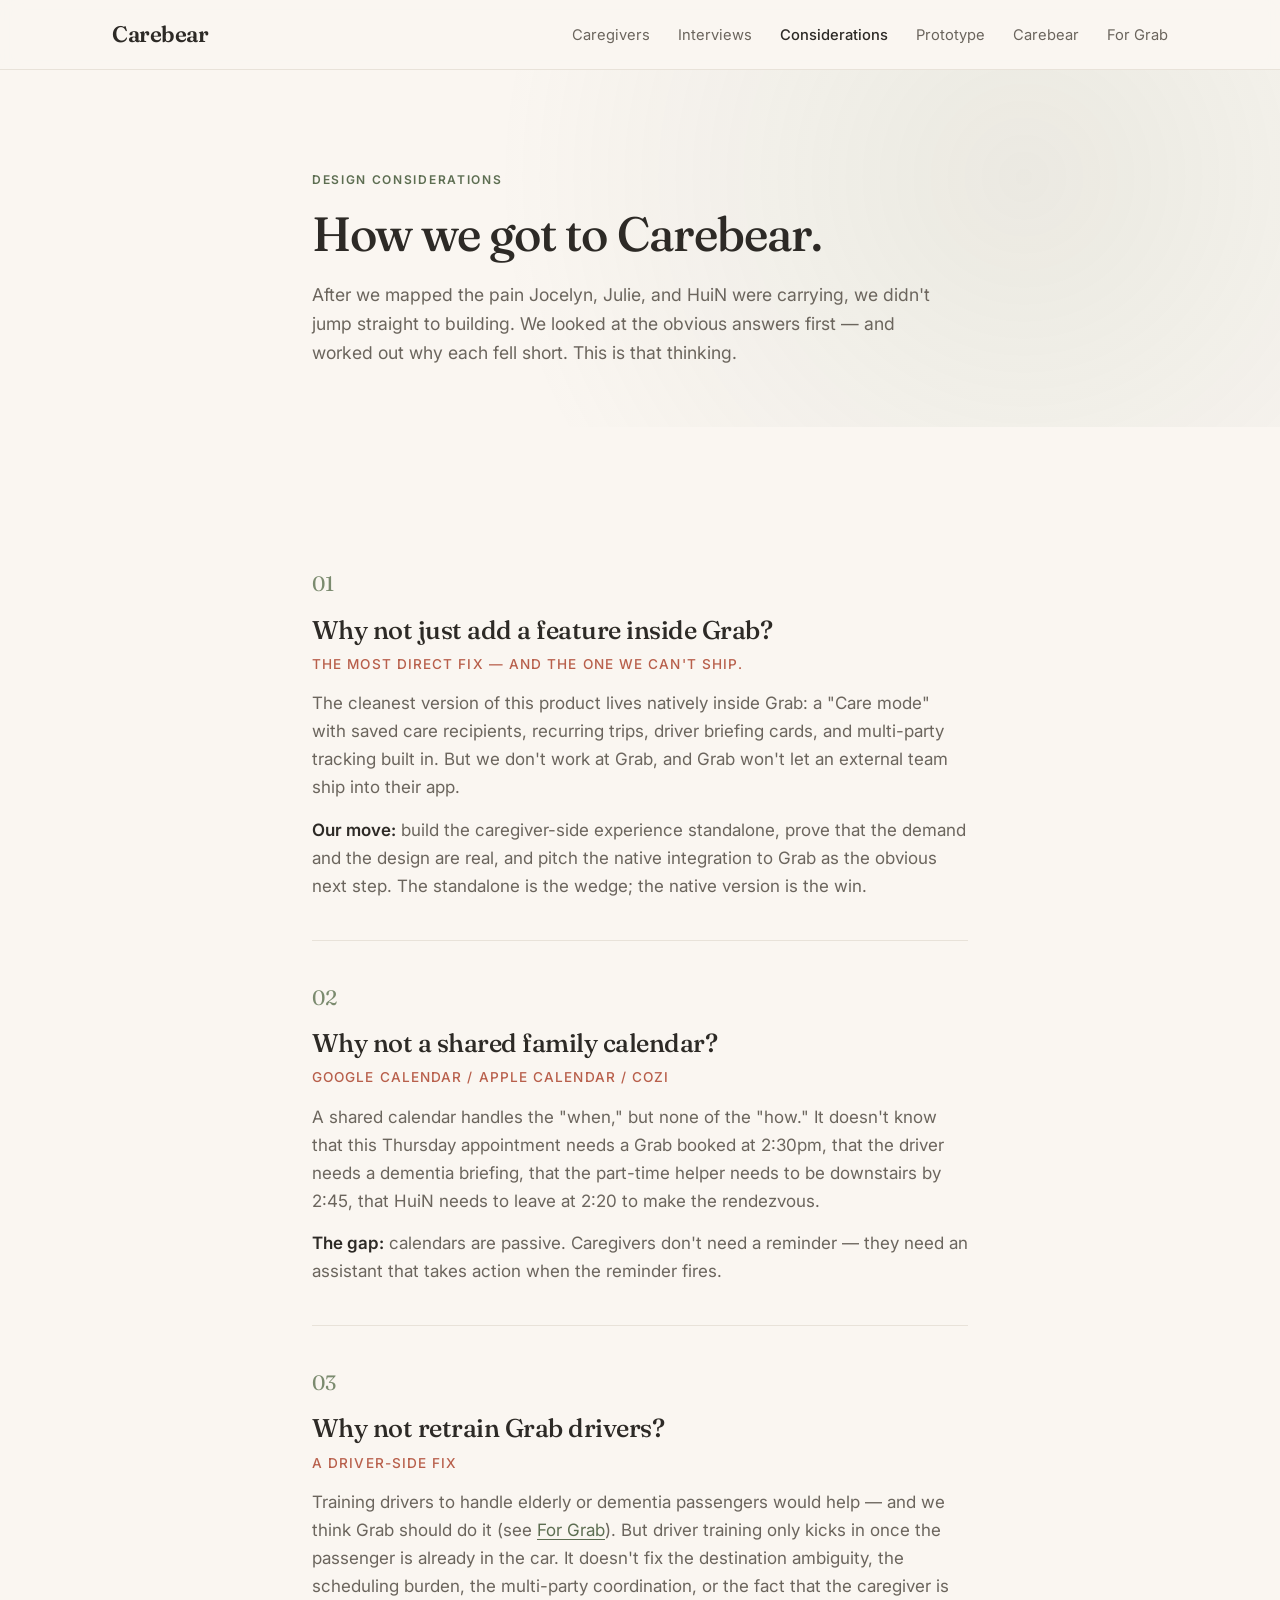
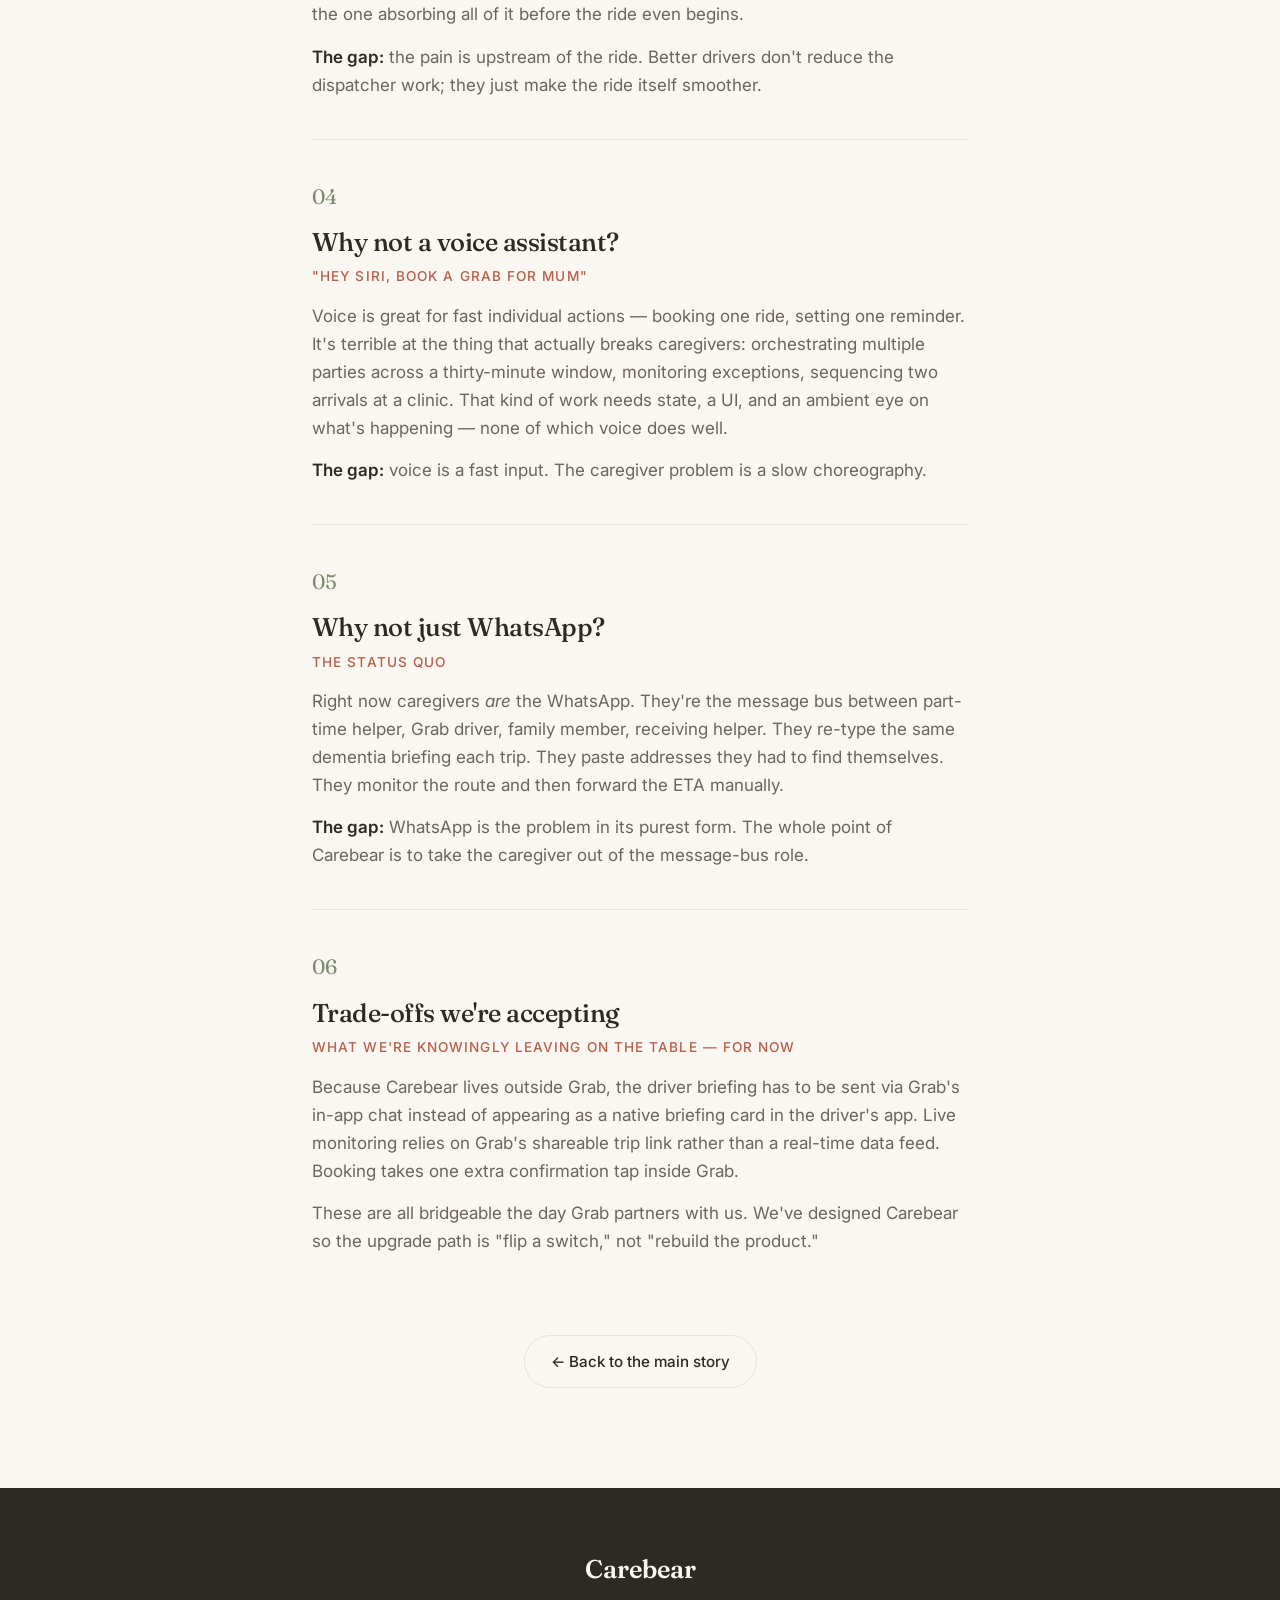
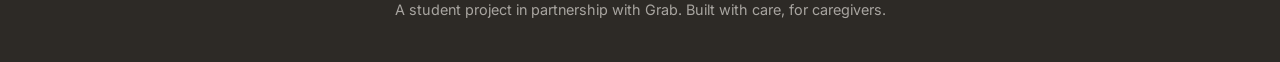
<file: considerations.html>
<!DOCTYPE html>
<html lang="en">
<head>
  <meta charset="UTF-8" />
  <meta name="viewport" content="width=device-width, initial-scale=1.0" />
  <title>Carebear — Considerations</title>
  <link rel="preconnect" href="https://fonts.googleapis.com">
  <link rel="preconnect" href="https://fonts.gstatic.com" crossorigin>
  <link href="https://fonts.googleapis.com/css2?family=Fraunces:opsz,wght@9..144,400;9..144,500;9..144,600&family=Inter:wght@400;500;600&display=swap" rel="stylesheet">
  <link rel="stylesheet" href="styles.css" />
</head>
<body>
  <nav class="nav">
    <div class="nav-inner">
      <a href="index.html" class="brand">Carebear</a>
      <ul class="nav-links">
        <li><a href="index.html#caregivers">Caregivers</a></li>
        <li><a href="interviews.html">Interviews</a></li>
        <li><a href="considerations.html" class="active">Considerations</a></li>
        <li><a href="prototype.html">Prototype</a></li>
        <li><a href="index.html#carebear">Carebear</a></li>
        <li><a href="index.html#grab">For Grab</a></li>
      </ul>
    </div>
  </nav>

  <header class="page-hero">
    <div class="container narrow">
      <p class="eyebrow">Design considerations</p>
      <h1 class="page-title">How we got to Carebear.</h1>
      <p class="page-sub">After we mapped the pain Jocelyn, Julie, and HuiN were carrying, we didn't jump straight to building. We looked at the obvious answers first — and worked out why each fell short. This is that thinking.</p>
    </div>
  </header>

  <section class="section">
    <div class="container narrow">

      <article class="consideration">
        <p class="consideration-num">01</p>
        <h2>Why not just add a feature inside Grab?</h2>
        <p class="consideration-tag">The most direct fix — and the one we can't ship.</p>
        <p>The cleanest version of this product lives natively inside Grab: a "Care mode" with saved care recipients, recurring trips, driver briefing cards, and multi-party tracking built in. But we don't work at Grab, and Grab won't let an external team ship into their app.</p>
        <p><strong>Our move:</strong> build the caregiver-side experience standalone, prove that the demand and the design are real, and pitch the native integration to Grab as the obvious next step. The standalone is the wedge; the native version is the win.</p>
      </article>

      <article class="consideration">
        <p class="consideration-num">02</p>
        <h2>Why not a shared family calendar?</h2>
        <p class="consideration-tag">Google Calendar / Apple Calendar / Cozi</p>
        <p>A shared calendar handles the "when," but none of the "how." It doesn't know that this Thursday appointment needs a Grab booked at 2:30pm, that the driver needs a dementia briefing, that the part-time helper needs to be downstairs by 2:45, that HuiN needs to leave at 2:20 to make the rendezvous.</p>
        <p><strong>The gap:</strong> calendars are passive. Caregivers don't need a reminder — they need an assistant that takes action when the reminder fires.</p>
      </article>

      <article class="consideration">
        <p class="consideration-num">03</p>
        <h2>Why not retrain Grab drivers?</h2>
        <p class="consideration-tag">A driver-side fix</p>
        <p>Training drivers to handle elderly or dementia passengers would help — and we think Grab should do it (see <a href="index.html#grab">For Grab</a>). But driver training only kicks in once the passenger is already in the car. It doesn't fix the destination ambiguity, the scheduling burden, the multi-party coordination, or the fact that the caregiver is the one absorbing all of it before the ride even begins.</p>
        <p><strong>The gap:</strong> the pain is upstream of the ride. Better drivers don't reduce the dispatcher work; they just make the ride itself smoother.</p>
      </article>

      <article class="consideration">
        <p class="consideration-num">04</p>
        <h2>Why not a voice assistant?</h2>
        <p class="consideration-tag">"Hey Siri, book a Grab for Mum"</p>
        <p>Voice is great for fast individual actions — booking one ride, setting one reminder. It's terrible at the thing that actually breaks caregivers: orchestrating multiple parties across a thirty-minute window, monitoring exceptions, sequencing two arrivals at a clinic. That kind of work needs state, a UI, and an ambient eye on what's happening — none of which voice does well.</p>
        <p><strong>The gap:</strong> voice is a fast input. The caregiver problem is a slow choreography.</p>
      </article>

      <article class="consideration">
        <p class="consideration-num">05</p>
        <h2>Why not just WhatsApp?</h2>
        <p class="consideration-tag">The status quo</p>
        <p>Right now caregivers <em>are</em> the WhatsApp. They're the message bus between part-time helper, Grab driver, family member, receiving helper. They re-type the same dementia briefing each trip. They paste addresses they had to find themselves. They monitor the route and then forward the ETA manually.</p>
        <p><strong>The gap:</strong> WhatsApp is the problem in its purest form. The whole point of Carebear is to take the caregiver out of the message-bus role.</p>
      </article>

      <article class="consideration">
        <p class="consideration-num">06</p>
        <h2>Trade-offs we're accepting</h2>
        <p class="consideration-tag">What we're knowingly leaving on the table — for now</p>
        <p>Because Carebear lives outside Grab, the driver briefing has to be sent via Grab's in-app chat instead of appearing as a native briefing card in the driver's app. Live monitoring relies on Grab's shareable trip link rather than a real-time data feed. Booking takes one extra confirmation tap inside Grab.</p>
        <p>These are all bridgeable the day Grab partners with us. We've designed Carebear so the upgrade path is "flip a switch," not "rebuild the product."</p>
      </article>

      <div class="back-link-wrap">
        <a href="index.html" class="btn btn-ghost">← Back to the main story</a>
      </div>

    </div>
  </section>

  <footer class="footer">
    <div class="container">
      <p class="brand-foot">Carebear</p>
      <p class="footer-meta">A student project in partnership with Grab. Built with care, for caregivers.</p>
    </div>
  </footer>
</body>
</html>
</file>
<file: styles.css>
/* ---------- Tokens ---------- */
:root {
  --bg: #FAF6F1;
  --bg-cream: #F3ECE0;
  --bg-sage: #E6EBE0;
  --bg-coral: #F7E4DC;
  --surface: #FFFFFF;
  --ink: #2D2A26;
  --ink-soft: #6B655D;
  --line: #E8E2D9;
  --accent-sage: #7B8B6F;
  --accent-sage-deep: #5D6E52;
  --accent-coral: #D97B66;
  --accent-coral-deep: #B85F4B;
  --radius-lg: 24px;
  --radius-md: 16px;
  --radius-sm: 10px;
  --shadow-soft: 0 4px 24px rgba(45, 42, 38, 0.06);
  --shadow-card: 0 8px 32px rgba(45, 42, 38, 0.08);
  --max-w: 1120px;
  --max-w-narrow: 720px;
}

/* ---------- Base ---------- */
* { box-sizing: border-box; margin: 0; padding: 0; }

html { scroll-behavior: smooth; }

body {
  font-family: 'Inter', -apple-system, BlinkMacSystemFont, sans-serif;
  background: var(--bg);
  color: var(--ink);
  font-size: 17px;
  line-height: 1.65;
  -webkit-font-smoothing: antialiased;
}

h1, h2, h3 {
  font-family: 'Fraunces', Georgia, serif;
  font-weight: 500;
  letter-spacing: -0.02em;
  line-height: 1.15;
  color: var(--ink);
}

h1 { font-size: clamp(2.2rem, 5vw, 3.6rem); }
h2 { font-size: clamp(1.8rem, 3.6vw, 2.6rem); margin-bottom: 1rem; }
h3 { font-size: 1.25rem; font-weight: 600; margin-bottom: 0.5rem; }

p { color: var(--ink-soft); }
p strong { color: var(--ink); font-weight: 600; }

a { color: inherit; text-decoration: none; }

.container {
  max-width: var(--max-w);
  margin: 0 auto;
  padding: 0 32px;
}
.container.narrow { max-width: var(--max-w-narrow); }
.centered { text-align: center; }

/* ---------- Eyebrow ---------- */
.eyebrow {
  text-transform: uppercase;
  letter-spacing: 0.14em;
  font-size: 0.75rem;
  font-weight: 600;
  color: var(--accent-sage-deep);
  margin-bottom: 1rem;
}
.eyebrow.centered { text-align: center; }

/* ---------- Nav ---------- */
.nav {
  position: sticky;
  top: 0;
  z-index: 50;
  background: rgba(250, 246, 241, 0.85);
  backdrop-filter: blur(10px);
  border-bottom: 1px solid var(--line);
}
.nav-inner {
  max-width: var(--max-w);
  margin: 0 auto;
  padding: 16px 32px;
  display: flex;
  align-items: center;
  justify-content: space-between;
}
.brand {
  font-family: 'Fraunces', serif;
  font-size: 1.4rem;
  font-weight: 600;
  color: var(--ink);
  letter-spacing: -0.02em;
}
.nav-links {
  display: flex;
  gap: 28px;
  list-style: none;
}
.nav-links a {
  font-size: 0.92rem;
  color: var(--ink-soft);
  transition: color 0.2s;
}
.nav-links a:hover { color: var(--ink); }

/* ---------- Hero ---------- */
.hero {
  padding: 120px 0 100px;
  background:
    radial-gradient(circle at 20% 20%, rgba(217, 123, 102, 0.10), transparent 50%),
    radial-gradient(circle at 85% 70%, rgba(123, 139, 111, 0.12), transparent 50%),
    var(--bg);
}
.hero .container { max-width: 880px; }
.hero-title {
  margin-bottom: 1.5rem;
  max-width: 18ch;
}
.hero-sub {
  font-size: 1.18rem;
  line-height: 1.6;
  max-width: 56ch;
  margin-bottom: 2.5rem;
}
.hero-cta {
  display: flex;
  gap: 14px;
  flex-wrap: wrap;
}

/* ---------- Buttons ---------- */
.btn {
  display: inline-flex;
  align-items: center;
  padding: 13px 26px;
  border-radius: 999px;
  font-weight: 500;
  font-size: 0.95rem;
  transition: all 0.2s;
  border: 1px solid transparent;
  cursor: pointer;
}
.btn-primary {
  background: var(--ink);
  color: var(--bg);
}
.btn-primary:hover {
  background: var(--accent-sage-deep);
  transform: translateY(-1px);
}
.btn-ghost {
  background: transparent;
  color: var(--ink);
  border-color: var(--line);
}
.btn-ghost:hover {
  background: var(--surface);
  border-color: var(--ink-soft);
}

/* ---------- Sections ---------- */
.section {
  padding: 100px 0;
}
.section-cream { background: var(--bg-cream); }
.section-sage { background: var(--bg-sage); }
.section-coral { background: var(--bg-coral); }

.lede {
  font-size: 1.15rem;
  line-height: 1.7;
  margin-bottom: 1.2rem;
}
.lede.centered {
  max-width: 60ch;
  margin: 0 auto 3rem;
}

/* ---------- Personas ---------- */
.persona-grid {
  display: grid;
  grid-template-columns: repeat(auto-fit, minmax(300px, 1fr));
  gap: 24px;
  margin: 56px 0 48px;
}
.persona {
  background: var(--surface);
  border-radius: var(--radius-lg);
  padding: 32px;
  box-shadow: var(--shadow-soft);
  transition: transform 0.3s, box-shadow 0.3s;
}
.persona:hover {
  transform: translateY(-4px);
  box-shadow: var(--shadow-card);
}
.persona-tag {
  display: inline-block;
  background: var(--bg-cream);
  color: var(--accent-coral-deep);
  padding: 4px 12px;
  border-radius: 999px;
  font-size: 0.78rem;
  font-weight: 600;
  letter-spacing: 0.05em;
  margin-bottom: 16px;
}
.persona h3 {
  font-family: 'Fraunces', serif;
  font-weight: 500;
  font-size: 1.35rem;
  margin-bottom: 14px;
}
.persona p { margin-bottom: 14px; font-size: 0.97rem; }
.persona-pain {
  margin-top: 16px !important;
  padding-top: 16px;
  border-top: 1px dashed var(--line);
  font-size: 0.92rem;
  color: var(--ink);
}

/* ---------- Insight card ---------- */
.insight-card {
  background: var(--surface);
  border-left: 4px solid var(--accent-coral);
  border-radius: var(--radius-md);
  padding: 32px 36px;
  margin-top: 24px;
  box-shadow: var(--shadow-soft);
}
.insight-text {
  font-family: 'Fraunces', serif;
  font-size: 1.3rem;
  line-height: 1.5;
  color: var(--ink);
}

/* ---------- How it works ---------- */
.how-grid {
  display: grid;
  grid-template-columns: repeat(auto-fit, minmax(240px, 1fr));
  gap: 24px;
  margin-top: 56px;
}
.how-item {
  background: var(--surface);
  border-radius: var(--radius-md);
  padding: 28px;
  box-shadow: var(--shadow-soft);
}
.how-num {
  font-family: 'Fraunces', serif;
  font-size: 1.4rem;
  color: var(--accent-sage);
  margin-bottom: 12px;
  font-weight: 500;
}
.how-item h3 { margin-bottom: 10px; font-size: 1.1rem; }
.how-item p { font-size: 0.95rem; }

/* ---------- Features ---------- */
.feature-grid {
  display: grid;
  grid-template-columns: repeat(auto-fit, minmax(280px, 1fr));
  gap: 20px;
  margin-top: 56px;
}
.feature {
  padding: 28px;
  background: var(--bg-cream);
  border-radius: var(--radius-md);
  transition: background 0.2s;
}
.feature:hover { background: var(--bg-sage); }
.feature h3 { font-family: 'Fraunces', serif; font-weight: 500; margin-bottom: 8px; }
.feature p { font-size: 0.95rem; }

/* ---------- Grab business case ---------- */
.biz-grid {
  display: grid;
  grid-template-columns: repeat(auto-fit, minmax(260px, 1fr));
  gap: 24px;
  margin: 56px 0 40px;
}
.biz-card {
  background: var(--surface);
  border-radius: var(--radius-md);
  padding: 32px;
  box-shadow: var(--shadow-soft);
}
.biz-card h3 {
  font-family: 'Fraunces', serif;
  font-weight: 500;
  font-size: 1.2rem;
  color: var(--accent-coral-deep);
  margin-bottom: 12px;
}
.biz-card p { font-size: 0.97rem; }

.pitch-line {
  text-align: center;
  margin-top: 32px;
  padding: 28px;
}
.pitch-line p {
  font-family: 'Fraunces', serif;
  font-size: 1.5rem;
  font-style: italic;
  color: var(--ink);
  max-width: 36ch;
  margin: 0 auto;
  line-height: 1.4;
}

/* ---------- Prototype placeholder ---------- */
.proto-placeholder {
  margin-top: 40px;
  border: 2px dashed var(--line);
  border-radius: var(--radius-lg);
  background: var(--bg-cream);
  aspect-ratio: 16/10;
  display: flex;
  align-items: center;
  justify-content: center;
  color: var(--ink-soft);
  font-size: 0.95rem;
  font-style: italic;
}

/* ---------- Footer ---------- */
.footer {
  background: var(--ink);
  color: var(--bg);
  padding: 60px 0 40px;
  text-align: center;
}
.brand-foot {
  font-family: 'Fraunces', serif;
  font-size: 1.6rem;
  font-weight: 600;
  color: var(--bg);
  margin-bottom: 8px;
}
.footer-meta {
  color: rgba(250, 246, 241, 0.6);
  font-size: 0.9rem;
}

/* ---------- Persona avatars & interview link ---------- */
.persona-avatar {
  width: 88px;
  height: 88px;
  border-radius: 999px;
  margin-bottom: 18px;
  background: var(--bg-cream);
  box-shadow: 0 2px 12px rgba(45, 42, 38, 0.06);
}
.persona-link {
  display: inline-block;
  margin-top: 18px;
  padding-top: 16px;
  font-size: 0.92rem;
  font-weight: 500;
  color: var(--accent-sage-deep);
  border-top: 1px solid var(--line);
  width: 100%;
  transition: color 0.2s;
}
.persona-link:hover { color: var(--ink); }

/* ---------- Stats ---------- */
.section-sage-soft {
  background: linear-gradient(180deg, var(--bg) 0%, var(--bg-sage) 100%);
}
.stats-grid {
  display: grid;
  grid-template-columns: repeat(auto-fit, minmax(220px, 1fr));
  gap: 24px;
  margin: 56px 0 24px;
}
.stat {
  background: var(--surface);
  border-radius: var(--radius-md);
  padding: 32px 28px;
  box-shadow: var(--shadow-soft);
  text-align: left;
}
.stat-num {
  font-family: 'Fraunces', serif;
  font-size: clamp(2.2rem, 4vw, 3rem);
  font-weight: 500;
  color: var(--accent-coral-deep);
  line-height: 1;
  margin-bottom: 14px;
  letter-spacing: -0.02em;
}
.stat-label {
  font-size: 0.97rem;
  color: var(--ink);
  margin-bottom: 14px;
  line-height: 1.55;
}
.stat-source {
  font-size: 0.78rem;
  text-transform: uppercase;
  letter-spacing: 0.08em;
  color: var(--ink-soft);
  font-weight: 500;
}
.stats-note {
  text-align: center;
  font-size: 0.85rem;
  font-style: italic;
  color: var(--ink-soft);
  margin-top: 8px;
}

/* ---------- Interviews ---------- */
.interview {
  padding: 56px 0;
  border-bottom: 1px solid var(--line);
}
.interview:last-of-type { border-bottom: none; }
.interview-head {
  display: flex;
  gap: 24px;
  align-items: flex-start;
  margin-bottom: 36px;
}
.interview-avatar {
  width: 96px;
  height: 96px;
  border-radius: 999px;
  flex-shrink: 0;
  box-shadow: 0 2px 12px rgba(45, 42, 38, 0.08);
}
.interview-head h2 {
  font-size: clamp(1.4rem, 2.5vw, 1.9rem);
  margin: 6px 0 8px;
  line-height: 1.3;
}
.interview-meta {
  font-size: 0.92rem;
  color: var(--ink-soft);
  font-style: italic;
}
.qa {
  margin-bottom: 28px;
  padding-left: 24px;
  border-left: 2px solid var(--bg-cream);
}
.qa .q {
  font-family: 'Fraunces', serif;
  font-size: 1.05rem;
  font-weight: 500;
  color: var(--accent-sage-deep);
  margin-bottom: 10px;
  font-style: italic;
}
.qa .a {
  font-size: 1.02rem;
  line-height: 1.7;
  color: var(--ink);
}

/* ---------- Callout (considerations link on home) ---------- */
.callout {
  display: flex;
  align-items: center;
  justify-content: space-between;
  gap: 32px;
  padding: 36px;
  background: var(--surface);
  border-radius: var(--radius-lg);
  border: 1px solid var(--line);
  box-shadow: var(--shadow-soft);
}
.callout-text { flex: 1; }
.callout-text h3 {
  font-family: 'Fraunces', serif;
  font-weight: 500;
  font-size: 1.4rem;
  margin-bottom: 10px;
}
.callout-text p { font-size: 0.97rem; }
.callout-btn { white-space: nowrap; }

/* ---------- Page hero (sub-pages) ---------- */
.page-hero {
  padding: 100px 0 60px;
  background:
    radial-gradient(circle at 80% 30%, rgba(123, 139, 111, 0.12), transparent 50%),
    var(--bg);
}
.page-title {
  font-size: clamp(2rem, 4vw, 3rem);
  margin-bottom: 1.2rem;
  max-width: 22ch;
}
.page-sub {
  font-size: 1.1rem;
  line-height: 1.65;
  max-width: 58ch;
}

/* ---------- Considerations list ---------- */
.consideration {
  padding: 40px 0;
  border-bottom: 1px solid var(--line);
}
.consideration:last-of-type { border-bottom: none; }
.consideration-num {
  font-family: 'Fraunces', serif;
  font-size: 1.3rem;
  color: var(--accent-sage);
  margin-bottom: 8px;
}
.consideration h2 {
  font-size: 1.6rem;
  margin-bottom: 8px;
}
.consideration-tag {
  font-size: 0.85rem;
  text-transform: uppercase;
  letter-spacing: 0.08em;
  color: var(--accent-coral-deep);
  margin-bottom: 18px;
  font-weight: 500;
}
.consideration p { margin-bottom: 14px; }
.consideration p:last-child { margin-bottom: 0; }
.consideration a { color: var(--accent-sage-deep); text-decoration: underline; text-underline-offset: 3px; }
.consideration a:hover { color: var(--ink); }

.back-link-wrap {
  margin-top: 40px;
  text-align: center;
}

/* ---------- Active nav state ---------- */
.nav-links a.active { color: var(--ink); font-weight: 500; }

/* ===========================================================
   PROTOTYPE (phone frame + app screens)
   ===========================================================
   Layout: two columns — step list on the left, phone on the right.
   Inside the phone, all screens stack absolutely. The .active class
   makes one visible; everything else is hidden.
   =========================================================== */

.prototype-stage { padding: 40px 0 80px; }

/* Compact variant for the page hero on prototype page */
.page-hero.compact { padding: 70px 0 30px; }

/* ---------- Narrative caption above the phone ---------- */
.stage-caption {
  text-align: center;
  max-width: 540px;
  margin: 0 auto 36px;
  min-height: 110px;
}
.stage-meter {
  font-size: 0.8rem;
  text-transform: uppercase;
  letter-spacing: 0.1em;
  color: var(--accent-coral-deep);
  font-weight: 600;
  margin-bottom: 12px;
  display: flex;
  justify-content: center;
  align-items: center;
  gap: 8px;
}
.stage-meter-sep { color: var(--ink-soft); font-weight: 400; }
.stage-meter-dot { color: var(--line); margin: 0 4px; }
.stage-narrative {
  font-family: 'Fraunces', serif;
  font-size: 1.15rem;
  line-height: 1.55;
  color: var(--ink);
  font-weight: 400;
}

/* ---------- Stage controls below the phone ---------- */
.stage-controls {
  display: flex;
  align-items: center;
  justify-content: center;
  gap: 24px;
  margin-top: 36px;
  flex-wrap: wrap;
}
.stage-controls .btn { min-width: 140px; }
.stage-controls .btn:disabled {
  opacity: 0.35;
  cursor: not-allowed;
  transform: none;
}

.stage-dots {
  display: flex;
  gap: 10px;
  align-items: center;
}
.dot-mark {
  width: 10px;
  height: 10px;
  border-radius: 999px;
  background: var(--line);
  cursor: pointer;
  transition: background 0.2s, transform 0.2s;
}
.dot-mark.done { background: var(--accent-sage); }
.dot-mark.current {
  background: var(--accent-coral);
  transform: scale(1.4);
}
.dot-mark:hover { background: var(--ink-soft); }
.dot-mark.current:hover { background: var(--accent-coral); }

.restart-row { text-align: center; margin-top: 18px; }
.restart-link {
  background: none;
  border: none;
  color: var(--ink-soft);
  font-size: 0.85rem;
  cursor: pointer;
  font-family: inherit;
  padding: 6px 12px;
  border-radius: 8px;
  transition: color 0.2s, background 0.2s;
}
.restart-link:hover { color: var(--ink); background: var(--bg-cream); }

/* legacy two-column layout — kept in case we want it later */
.stage-grid {
  display: grid;
  grid-template-columns: 280px 1fr;
  gap: 60px;
  align-items: start;
}

/* ---------- Left column: step list ---------- */
.prototype-context { position: sticky; top: 100px; }
.screen-list {
  list-style: none;
  padding: 0;
  margin: 16px 0 24px;
}
.screen-list li {
  display: flex;
  align-items: center;
  gap: 12px;
  padding: 10px 0;
  font-size: 0.95rem;
  color: var(--ink-soft);
  transition: color 0.2s;
}
.step-dot {
  width: 10px;
  height: 10px;
  border-radius: 999px;
  background: var(--line);
  flex-shrink: 0;
  transition: background 0.2s, transform 0.2s;
}
.screen-list li.done { color: var(--ink); }
.screen-list li.done .step-dot { background: var(--accent-sage); }
.screen-list li.current { color: var(--ink); font-weight: 500; }
.screen-list li.current .step-dot {
  background: var(--accent-coral);
  transform: scale(1.4);
}
.restart-btn { margin-top: 8px; font-size: 0.88rem; padding: 10px 18px; }
.prototype-note {
  margin-top: 24px;
  font-size: 0.82rem;
  font-style: italic;
  color: var(--ink-soft);
  line-height: 1.5;
}

/* ---------- Phone frame ---------- */
.phone-frame {
  width: 380px;
  height: 780px;
  background: #1a1a1a;
  border-radius: 52px;
  padding: 14px;
  margin: 0 auto;
  box-shadow:
    0 30px 60px rgba(45, 42, 38, 0.18),
    0 0 0 2px rgba(0, 0, 0, 0.3) inset;
  position: relative;
}
.phone-notch {
  position: absolute;
  top: 22px;
  left: 50%;
  transform: translateX(-50%);
  width: 110px;
  height: 28px;
  background: #1a1a1a;
  border-radius: 999px;
  z-index: 10;
}
.phone-inner {
  width: 100%;
  height: 100%;
  background: var(--bg);
  border-radius: 40px;
  overflow: hidden;
  position: relative;
}

/* ---------- App screens (general) ---------- */
.app-screen {
  position: absolute;
  inset: 0;
  display: flex;
  flex-direction: column;
  opacity: 0;
  pointer-events: none;
  transition: opacity 0.25s ease;
}
.app-screen.active {
  opacity: 1;
  pointer-events: auto;
}

.app-statusbar {
  display: flex;
  justify-content: space-between;
  align-items: center;
  padding: 16px 24px 8px;
  font-size: 0.78rem;
  font-weight: 600;
  color: var(--ink);
}

.app-header {
  display: flex;
  align-items: center;
  justify-content: space-between;
  padding: 28px 24px 16px;
  gap: 12px;
}
.app-header.with-back {
  padding: 16px 24px 12px;
  justify-content: flex-start;
}
.app-back {
  background: none;
  border: none;
  font-size: 1.3rem;
  color: var(--ink);
  cursor: pointer;
  padding: 0;
}
.app-greeting {
  font-size: 0.9rem;
  color: var(--ink-soft);
  margin-bottom: 2px;
}
.app-name {
  font-family: 'Fraunces', serif;
  font-size: 1.7rem;
  font-weight: 500;
}
.app-screen-title {
  font-family: 'Fraunces', serif;
  font-size: 1.2rem;
  font-weight: 500;
  margin: 0;
}
.app-screen-title.centered { width: 100%; text-align: center; }
.app-avatar {
  width: 46px;
  height: 46px;
  border-radius: 999px;
  box-shadow: 0 2px 8px rgba(45, 42, 38, 0.1);
}

.app-content {
  flex: 1;
  overflow-y: auto;
  padding: 8px 24px 100px;
}
.app-content.no-pad { padding: 0 0 100px; }
.padded { padding: 16px 24px; }

.app-section-label {
  font-size: 0.7rem;
  text-transform: uppercase;
  letter-spacing: 0.1em;
  color: var(--ink-soft);
  font-weight: 600;
  margin: 18px 0 10px;
}
.app-section-label.spaced { margin-top: 28px; }

/* ---------- Event cards (home screen) ---------- */
.event-card {
  background: var(--surface);
  border-radius: 18px;
  padding: 16px;
  margin-bottom: 10px;
  display: flex;
  gap: 14px;
  align-items: flex-start;
  cursor: pointer;
  transition: transform 0.15s, box-shadow 0.2s;
  border: 1px solid var(--line);
}
.event-card.upcoming {
  border-color: var(--accent-coral);
  box-shadow: 0 4px 14px rgba(217, 123, 102, 0.12);
}
.event-card.quiet { opacity: 0.78; }
.event-card:hover { transform: translateY(-1px); }

.event-time {
  font-family: 'Fraunces', serif;
  font-size: 0.95rem;
  font-weight: 500;
  color: var(--ink);
  min-width: 60px;
  padding-top: 2px;
}
.event-body { flex: 1; min-width: 0; }
.event-title {
  font-weight: 600;
  font-size: 0.92rem;
  color: var(--ink);
  margin-bottom: 2px;
}
.event-meta {
  font-size: 0.8rem;
  color: var(--ink-soft);
  margin-bottom: 8px;
}
.event-people {
  display: flex;
  align-items: center;
  gap: 4px;
}
.event-people img {
  width: 22px;
  height: 22px;
  border-radius: 999px;
  border: 2px solid var(--surface);
  margin-left: -6px;
}
.event-people img:first-child { margin-left: 0; }
.event-tag {
  font-size: 0.72rem;
  color: var(--ink-soft);
  margin-left: 6px;
}
.event-status { display: flex; flex-direction: column; align-items: flex-end; }

.pill {
  display: inline-block;
  padding: 4px 10px;
  border-radius: 999px;
  font-size: 0.7rem;
  font-weight: 600;
  letter-spacing: 0.02em;
}
.pill-warning { background: var(--bg-coral); color: var(--accent-coral-deep); }
.pill-soft { background: var(--bg-cream); color: var(--ink-soft); }

/* ---------- App tab bar (home only) ---------- */
.app-tabbar {
  position: absolute;
  bottom: 0;
  left: 0;
  right: 0;
  display: flex;
  background: rgba(255, 255, 255, 0.95);
  backdrop-filter: blur(10px);
  border-top: 1px solid var(--line);
  padding: 10px 20px 24px;
}
.tab {
  flex: 1;
  display: flex;
  flex-direction: column;
  align-items: center;
  gap: 2px;
  font-size: 0.68rem;
  color: var(--ink-soft);
  font-weight: 500;
}
.tab span { font-size: 0.65rem; }
.tab.active { color: var(--accent-coral-deep); }

/* ---------- App CTA bar (bottom of action screens) ---------- */
.app-cta-bar {
  position: absolute;
  bottom: 0;
  left: 0;
  right: 0;
  padding: 14px 20px 28px;
  background: linear-gradient(180deg, rgba(250,246,241,0) 0%, var(--bg) 30%);
  display: flex;
  flex-direction: column;
  gap: 8px;
}
.app-cta-bar.stacked > * { width: 100%; }
.app-btn {
  width: 100%;
  padding: 14px;
  border: none;
  border-radius: 14px;
  font-family: inherit;
  font-size: 0.95rem;
  font-weight: 600;
  cursor: pointer;
  transition: transform 0.1s;
}
.app-btn:active { transform: scale(0.98); }
.app-btn-primary {
  background: var(--ink);
  color: var(--bg);
}
.app-btn-ghost {
  background: transparent;
  color: var(--ink);
  border: 1px solid var(--line);
}

/* ---------- Appointment detail ---------- */
.info-card {
  background: var(--surface);
  border-radius: 18px;
  padding: 18px;
  margin-bottom: 14px;
  border: 1px solid var(--line);
}
.info-time {
  font-size: 0.78rem;
  color: var(--accent-coral-deep);
  font-weight: 600;
  text-transform: uppercase;
  letter-spacing: 0.06em;
  margin-bottom: 6px;
}
.info-title {
  font-family: 'Fraunces', serif;
  font-size: 1.2rem;
  font-weight: 500;
  margin-bottom: 6px;
}
.info-place { font-size: 0.88rem; color: var(--ink); margin-bottom: 2px; }
.info-doctor { font-size: 0.82rem; color: var(--ink-soft); }

.people-row {
  display: flex;
  flex-direction: column;
  gap: 8px;
}
.person-chip {
  display: flex;
  align-items: center;
  gap: 12px;
  background: var(--surface);
  border-radius: 14px;
  padding: 10px 14px;
  border: 1px solid var(--line);
}
.person-chip img {
  width: 38px;
  height: 38px;
  border-radius: 999px;
}
.person-name {
  font-weight: 600;
  font-size: 0.9rem;
  color: var(--ink);
}
.person-role {
  font-size: 0.78rem;
  color: var(--ink-soft);
}

.prep-list {
  list-style: none;
  padding: 0;
  background: var(--surface);
  border-radius: 14px;
  padding: 12px 16px;
  border: 1px solid var(--line);
}
.prep-list li {
  padding: 6px 0;
  font-size: 0.88rem;
  color: var(--ink);
}

/* ---------- Timeline ---------- */
.timeline {
  list-style: none;
  padding: 0;
  position: relative;
}
.timeline::before {
  content: '';
  position: absolute;
  left: 6px;
  top: 12px;
  bottom: 12px;
  width: 2px;
  background: var(--line);
}
.timeline li {
  position: relative;
  padding: 8px 0 8px 24px;
  font-size: 0.85rem;
  color: var(--ink-soft);
  display: flex;
  justify-content: space-between;
  align-items: center;
}
.timeline li em { font-size: 0.75rem; font-style: normal; color: var(--ink-soft); }
.timeline .dot {
  position: absolute;
  left: 0;
  top: 14px;
  width: 14px;
  height: 14px;
  border-radius: 999px;
  background: var(--bg);
  border: 2px solid var(--line);
}
.timeline li.done { color: var(--ink); }
.timeline li.done .dot { background: var(--accent-sage); border-color: var(--accent-sage); }
.timeline li.active { color: var(--ink); font-weight: 600; }
.timeline li.active .dot {
  background: var(--accent-coral);
  border-color: var(--accent-coral);
  box-shadow: 0 0 0 4px rgba(217, 123, 102, 0.2);
}

/* ---------- Booking screen ---------- */
.trip-card {
  background: var(--surface);
  border-radius: 18px;
  padding: 18px;
  border: 1px solid var(--line);
  margin-bottom: 12px;
}
.trip-card.subtle { background: rgba(255,255,255,0.6); }
.trip-section-label {
  font-size: 0.7rem;
  text-transform: uppercase;
  letter-spacing: 0.1em;
  color: var(--ink-soft);
  font-weight: 600;
  margin-bottom: 12px;
}
.trip-row {
  display: flex;
  gap: 12px;
  align-items: flex-start;
}
.trip-dot {
  width: 12px;
  height: 12px;
  border-radius: 999px;
  margin-top: 6px;
  flex-shrink: 0;
}
.trip-dot.pickup { background: var(--accent-sage); }
.trip-dot.dropoff { background: var(--accent-coral); }
.trip-label {
  font-size: 0.7rem;
  text-transform: uppercase;
  letter-spacing: 0.08em;
  color: var(--ink-soft);
  margin-bottom: 2px;
}
.trip-value {
  font-size: 0.92rem;
  color: var(--ink);
  font-weight: 500;
}
.trip-line {
  width: 2px;
  height: 24px;
  background: var(--line);
  margin: 4px 0 4px 5px;
}

.passenger-row {
  display: flex;
  align-items: center;
  gap: 8px;
  background: var(--surface);
  border-radius: 14px;
  padding: 10px 14px;
  border: 1px solid var(--line);
  font-size: 0.88rem;
}
.passenger-row img {
  width: 32px;
  height: 32px;
  border-radius: 999px;
}
.passenger-row img + img { margin-left: -10px; }

.badge {
  display: inline-block;
  background: var(--bg-sage);
  color: var(--accent-sage-deep);
  font-size: 0.62rem;
  padding: 2px 8px;
  border-radius: 999px;
  margin-left: 6px;
  text-transform: none;
  letter-spacing: 0;
  font-weight: 500;
}

.briefing-box {
  background: var(--bg-cream);
  border-radius: 14px;
  padding: 14px 16px;
  font-size: 0.85rem;
  color: var(--ink);
  line-height: 1.5;
  font-style: italic;
}
.briefing-box strong { font-style: normal; }

.estimate-row {
  display: flex;
  gap: 8px;
  background: var(--surface);
  border-radius: 14px;
  padding: 14px;
  border: 1px solid var(--line);
}
.estimate-row > div {
  flex: 1;
  text-align: center;
}
.estimate-label {
  font-size: 0.68rem;
  text-transform: uppercase;
  letter-spacing: 0.06em;
  color: var(--ink-soft);
  margin-bottom: 4px;
}
.estimate-value {
  font-family: 'Fraunces', serif;
  font-size: 0.95rem;
  font-weight: 500;
  color: var(--ink);
}

/* ---------- Dual booking (rendezvous) ---------- */
.prompt-card {
  background: var(--bg-sage);
  border-radius: 18px;
  padding: 20px;
  margin-bottom: 14px;
  text-align: center;
}
.prompt-icon { font-size: 1.6rem; margin-bottom: 6px; }
.prompt-title {
  font-family: 'Fraunces', serif;
  font-size: 1.1rem;
  font-weight: 500;
  color: var(--ink);
  margin-bottom: 6px;
}
.prompt-sub {
  font-size: 0.85rem;
  color: var(--ink-soft);
  line-height: 1.5;
}

.sync-banner {
  background: var(--bg-cream);
  border-radius: 14px;
  padding: 14px 16px;
  margin: 14px 0;
}
.sync-banner p {
  font-size: 0.92rem;
  color: var(--ink);
  margin: 0;
}
.sync-banner .sync-sub {
  font-size: 0.82rem;
  color: var(--ink-soft);
  margin-top: 4px;
}
.sync-banner.success {
  background: var(--bg-sage);
  border-left: 3px solid var(--accent-sage);
}

/* ---------- Live monitoring ---------- */
.map-mock {
  height: 220px;
  background:
    radial-gradient(circle at 30% 60%, rgba(123, 139, 111, 0.18), transparent 40%),
    radial-gradient(circle at 70% 40%, rgba(217, 123, 102, 0.18), transparent 40%),
    linear-gradient(135deg, #EDE6D9 0%, #DDE3D4 100%);
  position: relative;
}
.map-pin {
  position: absolute;
  font-size: 1.6rem;
  filter: drop-shadow(0 2px 4px rgba(0,0,0,0.15));
}
.pin-dad { top: 65%; left: 25%; }
.pin-you { top: 40%; left: 60%; }
.pin-dest { top: 18%; left: 75%; font-size: 1.4rem; }
.map-label {
  position: absolute;
  bottom: 14px;
  left: 50%;
  transform: translateX(-50%);
  background: rgba(255,255,255,0.92);
  padding: 6px 14px;
  border-radius: 999px;
  font-size: 0.78rem;
  font-weight: 600;
  color: var(--ink);
  box-shadow: 0 2px 8px rgba(0,0,0,0.08);
}

.trip-status {
  display: flex;
  flex-direction: column;
  gap: 10px;
  margin-bottom: 16px;
}
.trip-status-row {
  display: flex;
  align-items: center;
  gap: 12px;
  background: var(--surface);
  border-radius: 14px;
  padding: 12px 14px;
  border: 1px solid var(--line);
}
.trip-status-row img {
  width: 38px;
  height: 38px;
  border-radius: 999px;
}
.trip-status-body { flex: 1; min-width: 0; }
.trip-status-title {
  font-size: 0.9rem;
  font-weight: 600;
  color: var(--ink);
}
.trip-status-meta {
  font-size: 0.75rem;
  color: var(--ink-soft);
}
.trip-status-eta { text-align: right; }
.eta-num {
  font-family: 'Fraunces', serif;
  font-size: 1.1rem;
  font-weight: 500;
  color: var(--ink);
}
.eta-label {
  font-size: 0.7rem;
  color: var(--ink-soft);
}

.activity-list {
  list-style: none;
  padding: 0;
  background: var(--surface);
  border-radius: 14px;
  padding: 12px 16px;
  border: 1px solid var(--line);
}
.activity-list li {
  padding: 6px 0;
  font-size: 0.85rem;
  color: var(--ink);
}

/* ---------- Arrival ---------- */
.arrival-hero {
  text-align: center;
  padding: 30px 20px 20px;
}
.arrival-check {
  width: 76px;
  height: 76px;
  margin: 0 auto 14px;
  background: var(--accent-sage);
  color: white;
  border-radius: 999px;
  display: flex;
  align-items: center;
  justify-content: center;
  font-size: 2.4rem;
  box-shadow: 0 8px 24px rgba(123, 139, 111, 0.35);
}
.arrival-hero h3 {
  font-family: 'Fraunces', serif;
  font-size: 1.5rem;
  font-weight: 500;
  margin-bottom: 6px;
}
.arrival-hero p {
  font-size: 0.92rem;
  color: var(--ink-soft);
}

.arrival-status {
  text-align: center;
  background: var(--bg-cream);
  border-radius: 14px;
  padding: 14px;
  margin: 14px 0;
}
.status-line { font-size: 1rem; color: var(--ink); margin-bottom: 4px; }
.status-sub { font-size: 0.82rem; color: var(--ink-soft); }

.next-card {
  background: var(--surface);
  border-radius: 14px;
  padding: 14px;
  margin-bottom: 8px;
  border: 1px solid var(--line);
}
.next-title { font-weight: 600; font-size: 0.9rem; color: var(--ink); margin-bottom: 2px; }
.next-sub { font-size: 0.8rem; color: var(--ink-soft); }

.closing-msg {
  margin-top: 20px;
  text-align: center;
  padding: 14px;
}
.closing-msg p {
  font-family: 'Fraunces', serif;
  font-size: 1.1rem;
  font-style: italic;
  color: var(--accent-coral-deep);
}

/* ---------- Prototype responsive ---------- */
@media (max-width: 920px) {
  .stage-grid { grid-template-columns: 1fr; gap: 32px; }
  .prototype-context { position: static; }
}
@media (max-width: 480px) {
  .phone-frame {
    transform: scale(0.85);
    transform-origin: top center;
  }
}

/* ---------- Responsive ---------- */
@media (max-width: 720px) {
  .nav-links { display: none; }
  .hero { padding: 80px 0 70px; }
  .section { padding: 70px 0; }
  .container { padding: 0 20px; }
  .callout { flex-direction: column; align-items: flex-start; padding: 28px; }
  .callout-btn { width: 100%; justify-content: center; }
  .interview-head { flex-direction: column; gap: 16px; }
  .interview-avatar { width: 80px; height: 80px; }
  .qa { padding-left: 18px; }
}
</file>
